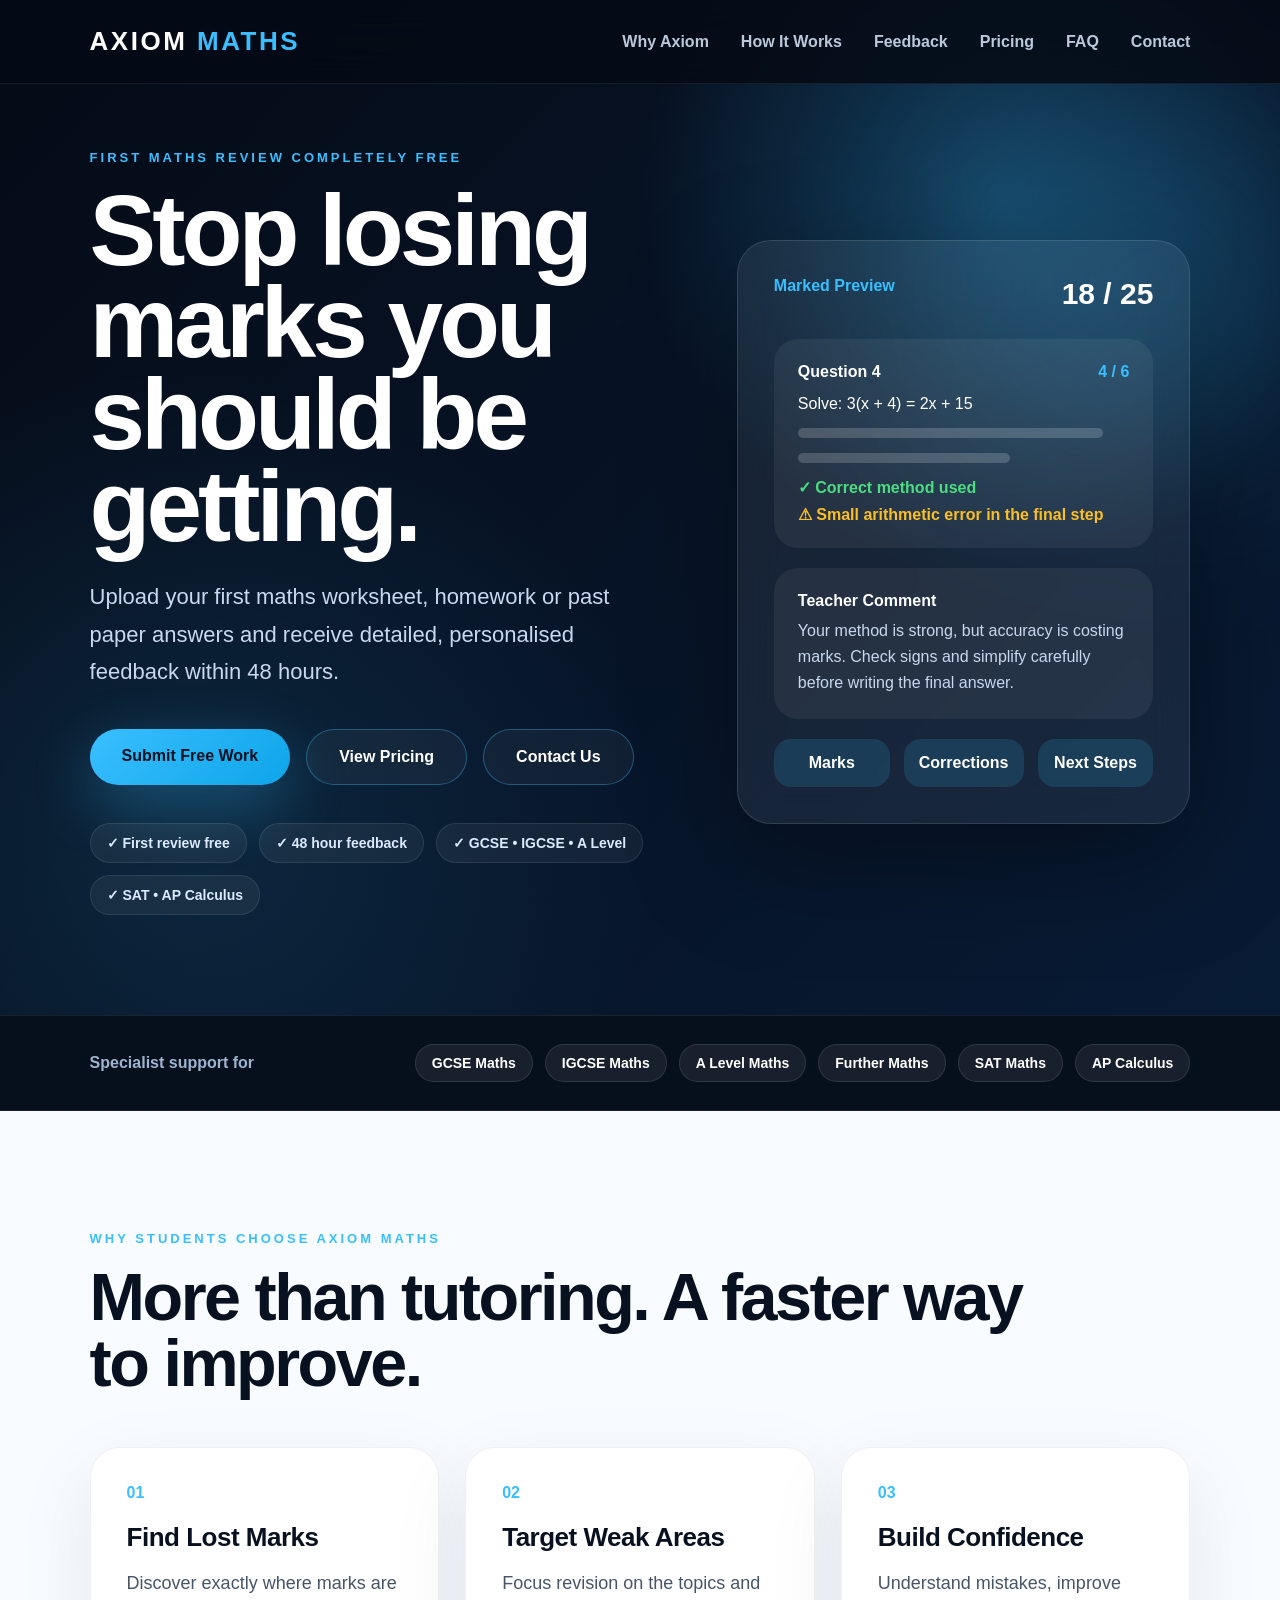
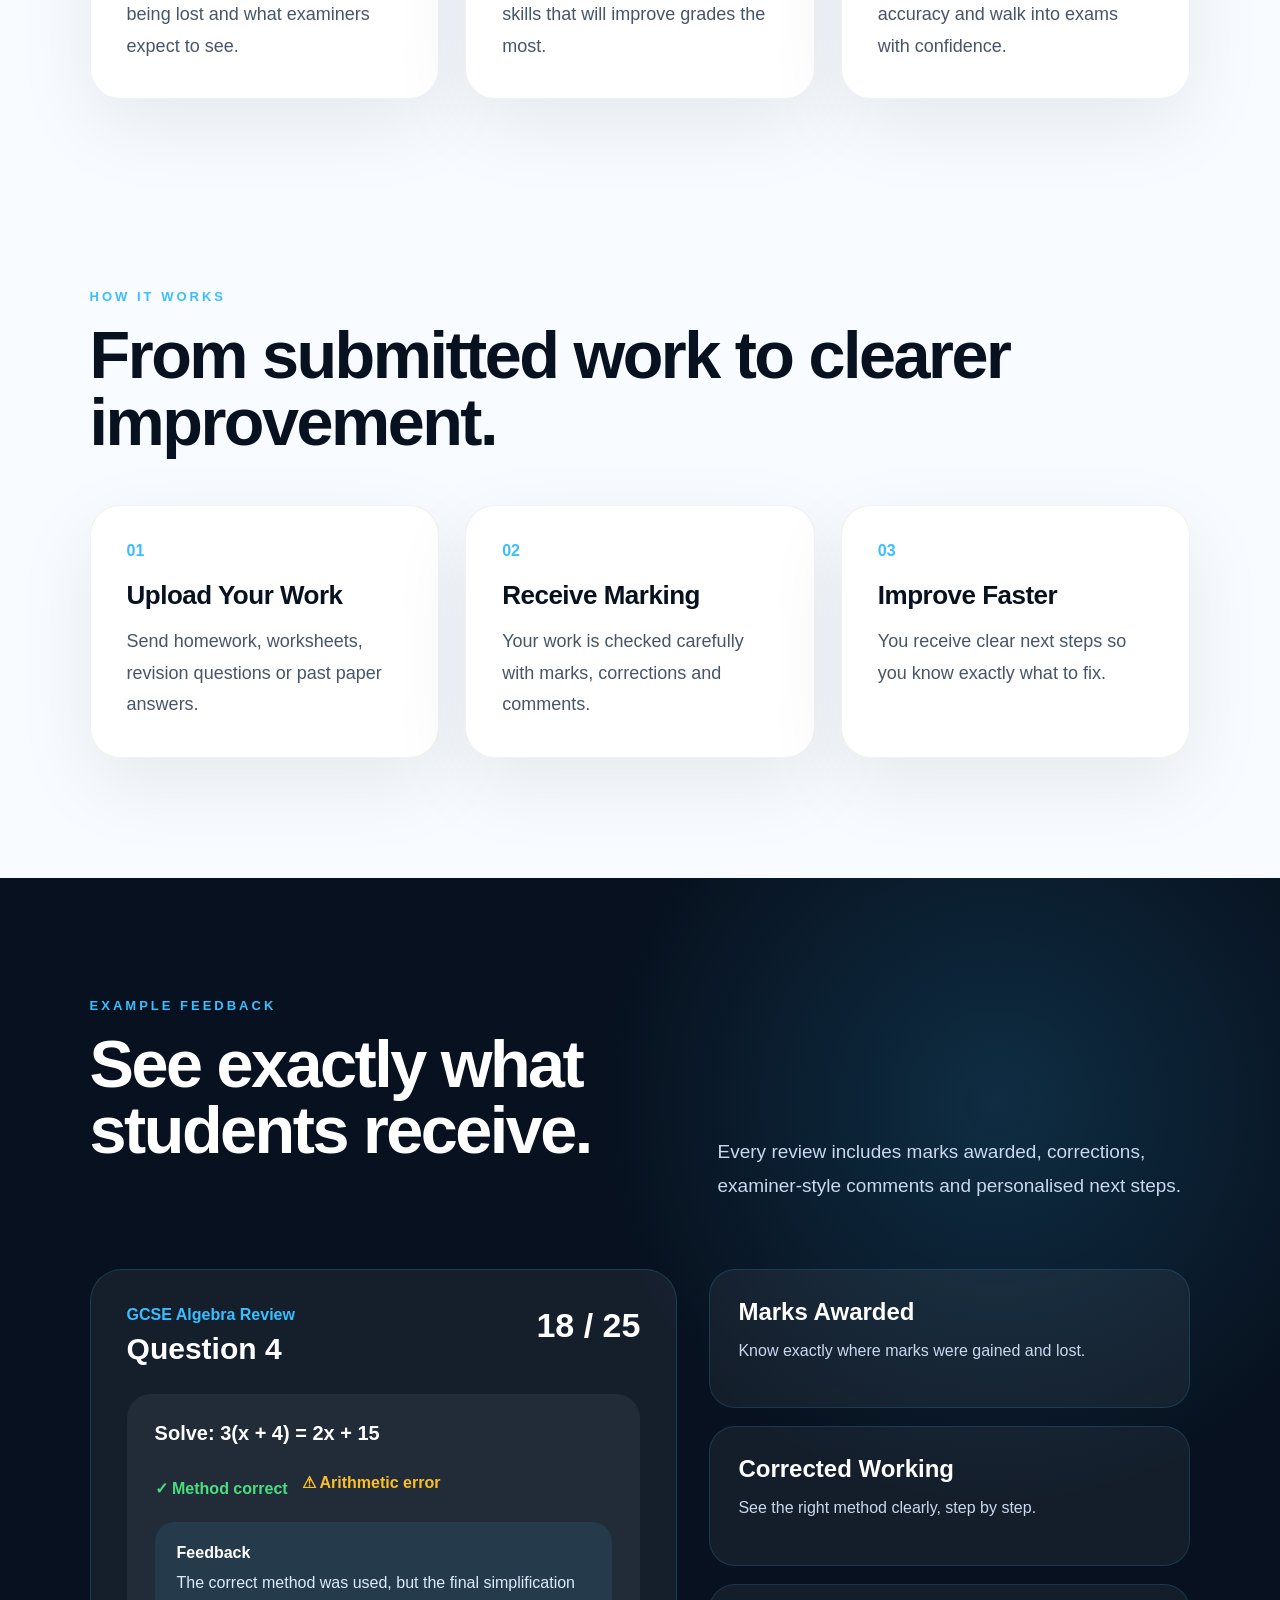
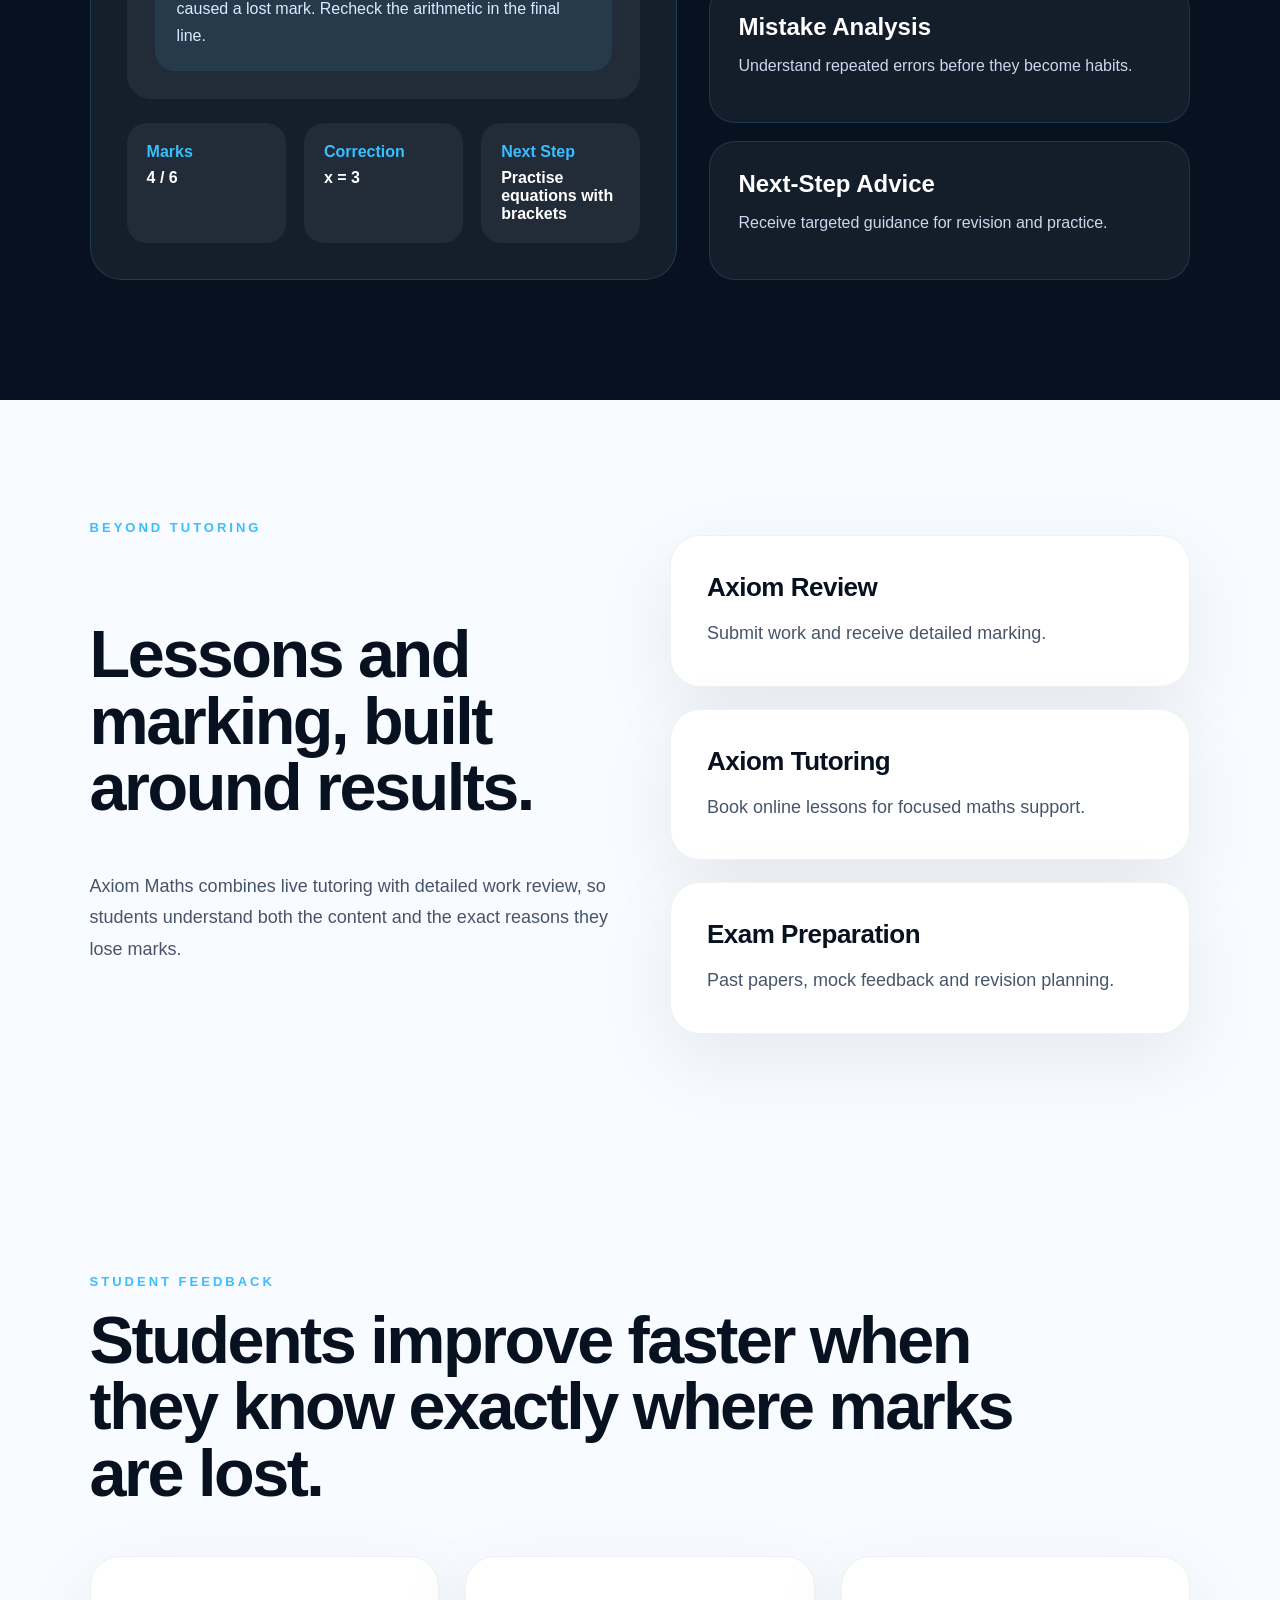
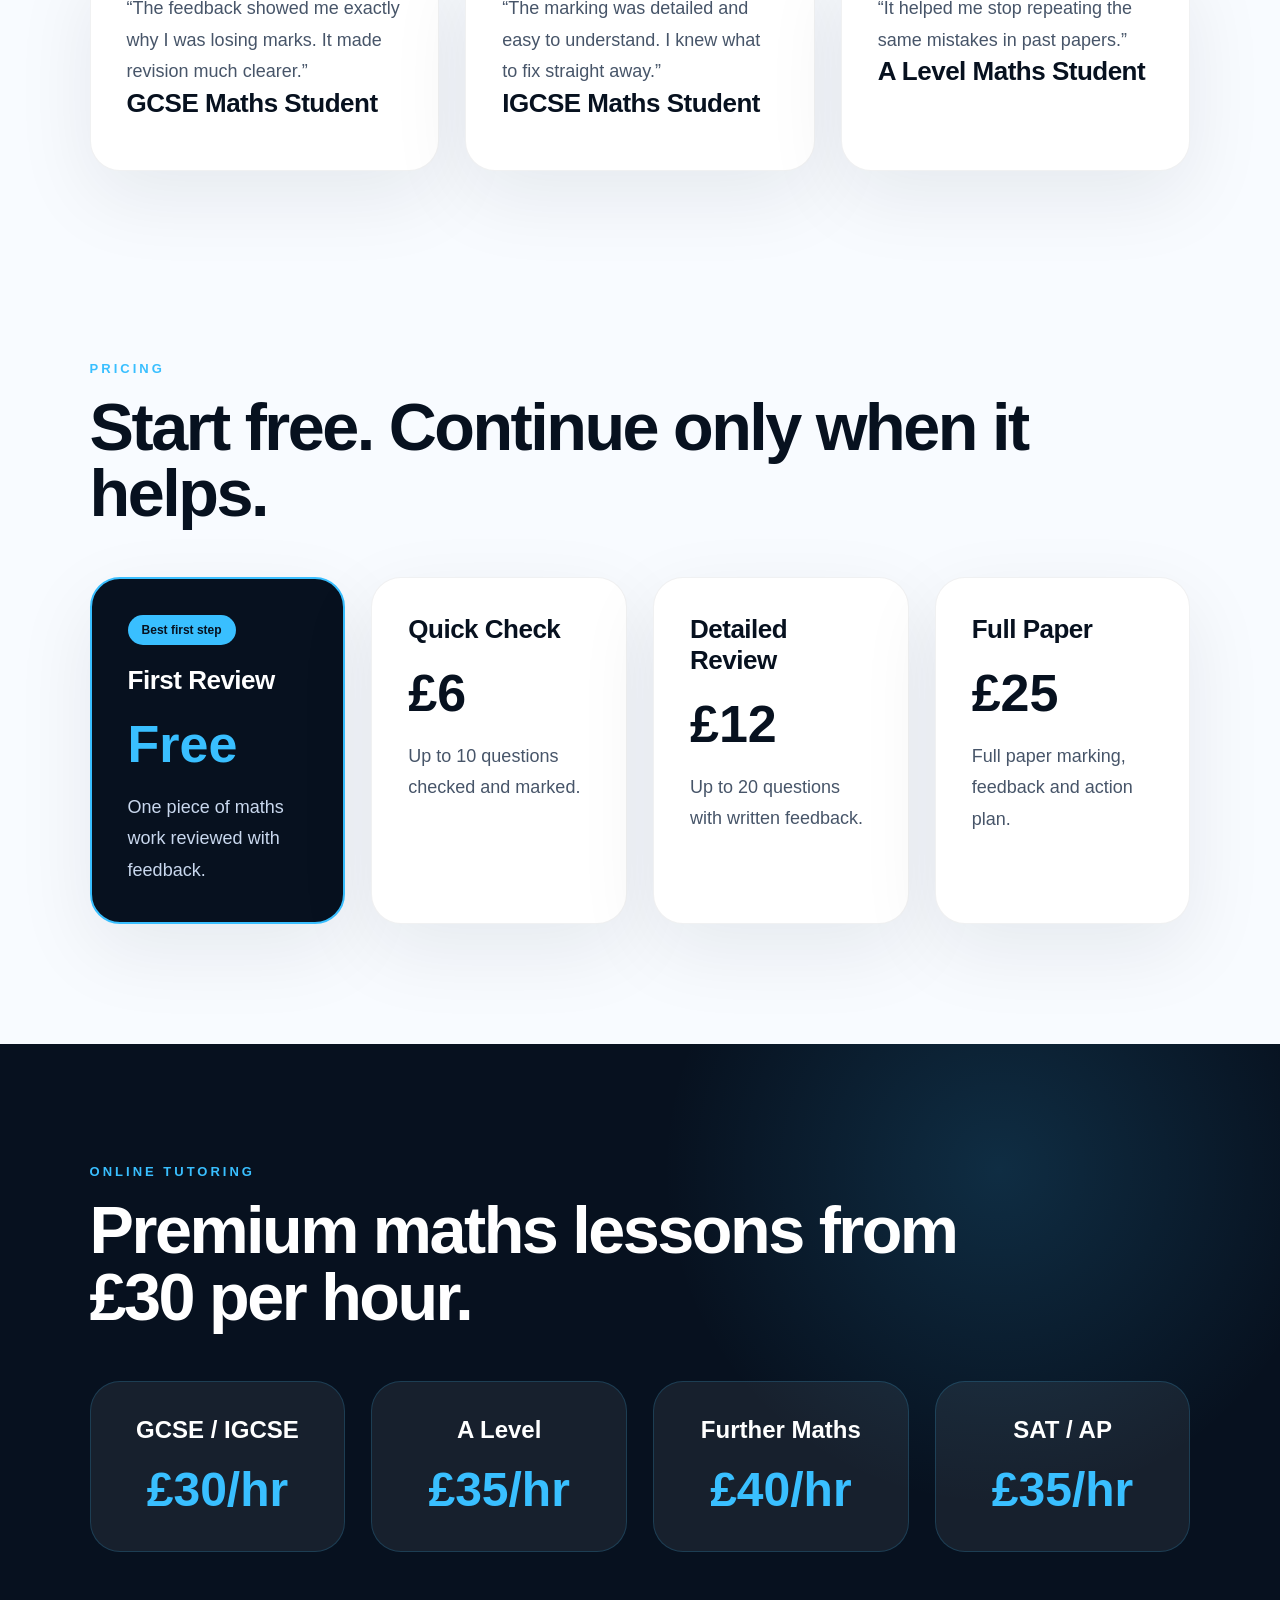
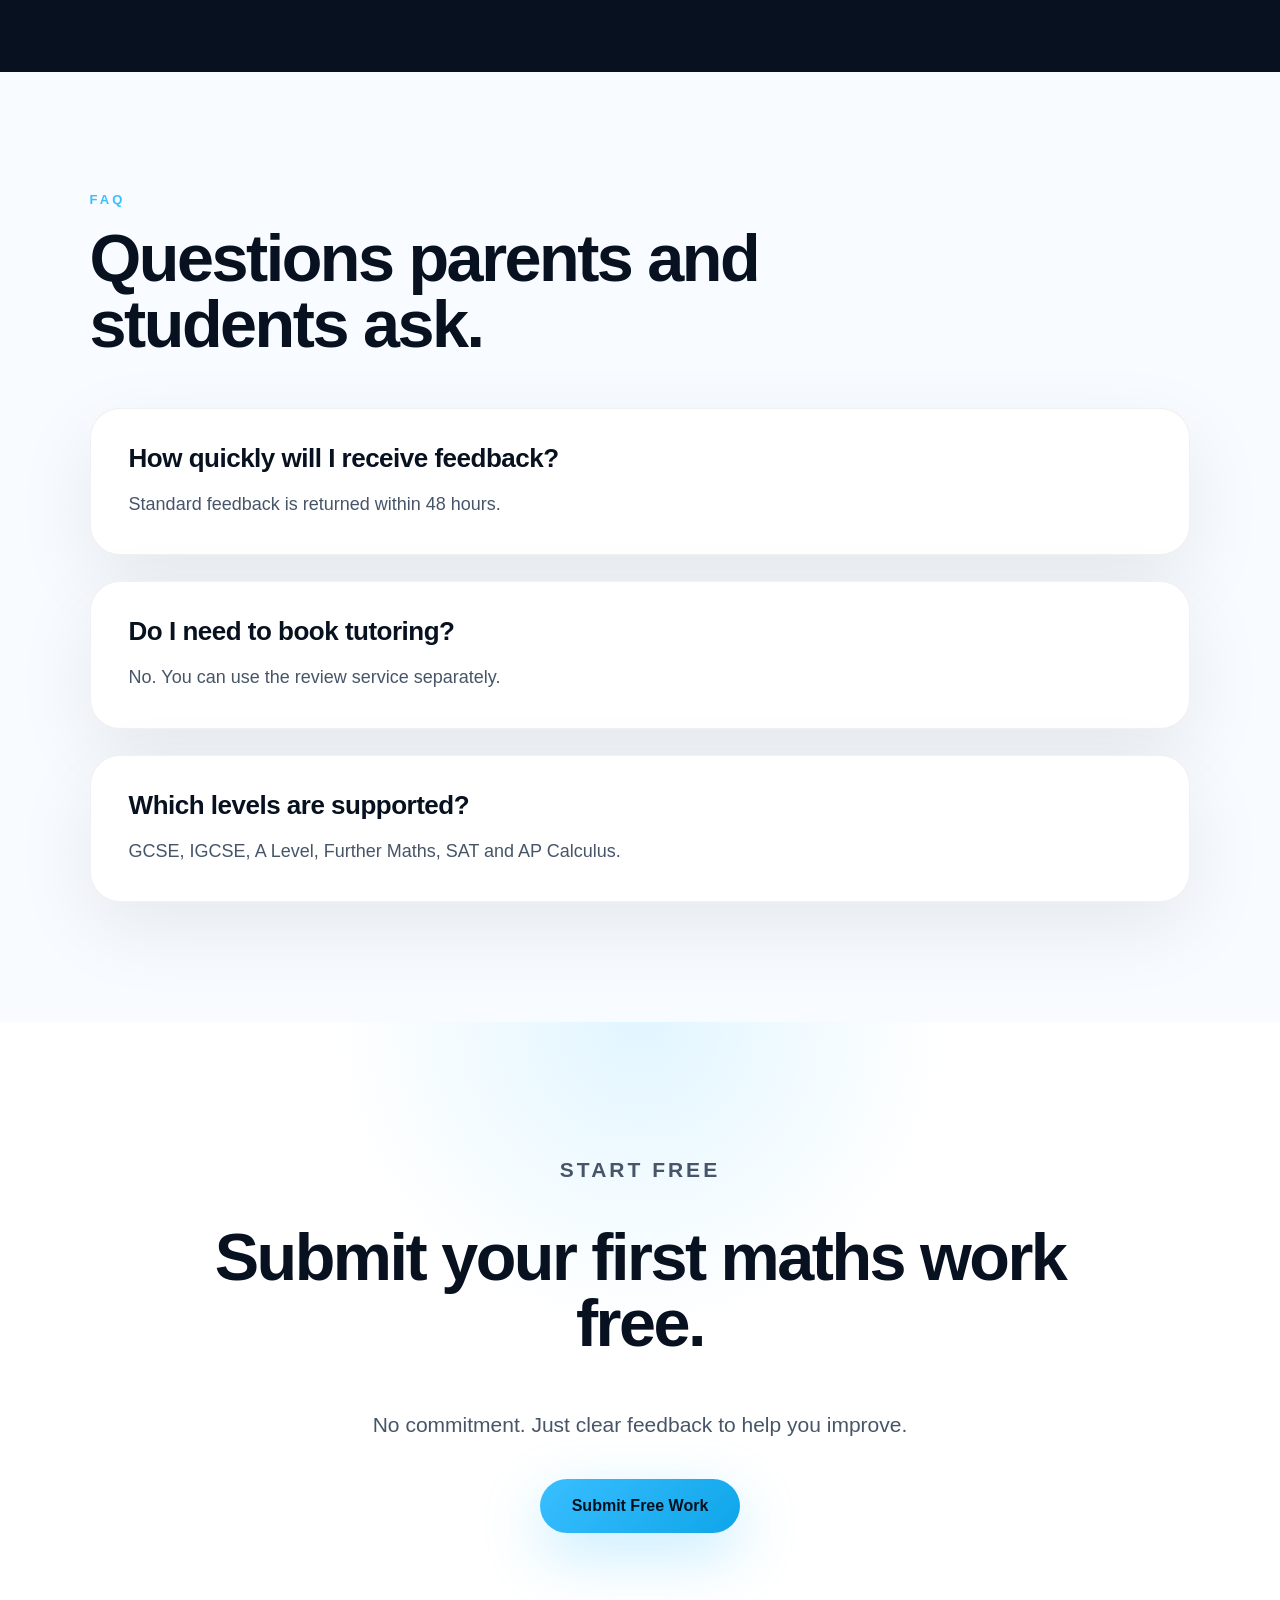
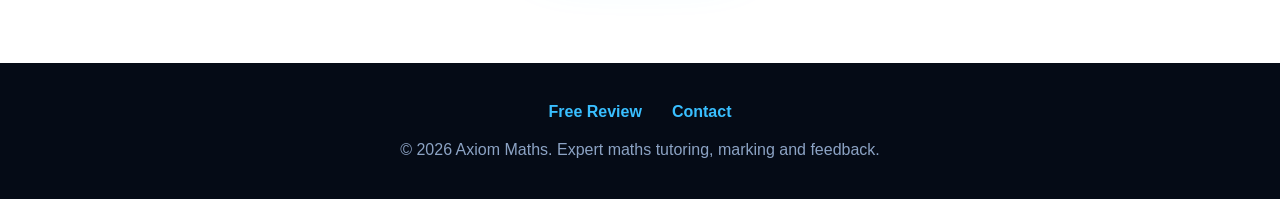
<file: index.html>
<!DOCTYPE html>
<html lang="en">
  <!-- Google tag (gtag.js) -->
<script async src="https://www.googletagmanager.com/gtag/js?id=G-MG64PN68J0"></script>
<script>
  window.dataLayer = window.dataLayer || [];
  function gtag(){dataLayer.push(arguments);}
  gtag('js', new Date());

  gtag('config', 'G-MG64PN68J0');
</script>
<head>
  <meta charset="UTF-8" />
  <meta name="viewport" content="width=device-width, initial-scale=1.0" />
  <title>Axiom Maths | Free Maths Review & Online Tutoring</title>
  <link rel="stylesheet" href="style.css" />
</head>

<body>

  <nav class="navbar">
    <a href="index.html" class="logo">AXIOM <span>MATHS</span></a>

    <div class="nav-links">
      <a href="#why">Why Axiom</a>
      <a href="#how">How It Works</a>
      <a href="#feedback">Feedback</a>
      <a href="#pricing">Pricing</a>
      <a href="#faq">FAQ</a>
      <a href="contact.html">Contact</a>
    </div>
  </nav>

  <header class="hero">
    <div class="hero-text-area">
      <p class="eyebrow">First maths review completely free</p>
      <h1>Stop losing marks you should be getting.</h1>

      <p class="hero-subtitle">
        Upload your first maths worksheet, homework or past paper answers and receive detailed,
        personalised feedback within 48 hours.
      </p>

      <div class="hero-buttons">
        <a href="submit.html" class="btn btn-primary">Submit Free Work</a>
        <a href="#pricing" class="btn btn-secondary">View Pricing</a>
        <a href="contact.html" class="btn btn-secondary">Contact Us</a>
      </div>

      <div class="hero-points">
        <span>✓ First review free</span>
        <span>✓ 48 hour feedback</span>
        <span>✓ GCSE • IGCSE • A Level</span>
        <span>✓ SAT • AP Calculus</span>
      </div>
    </div>

    <div class="hero-preview">
      <div class="preview-header">
        <span>Marked Preview</span>
        <strong>18 / 25</strong>
      </div>

      <div class="preview-question">
        <div class="question-top">
          <span>Question 4</span>
          <span class="score">4 / 6</span>
        </div>

        <p>Solve: 3(x + 4) = 2x + 15</p>

        <div class="working-line wide"></div>
        <div class="working-line medium"></div>

        <p class="success">✓ Correct method used</p>
        <p class="warning">⚠ Small arithmetic error in the final step</p>
      </div>

      <div class="preview-comment">
        <h4>Teacher Comment</h4>
        <p>
          Your method is strong, but accuracy is costing marks. Check signs and simplify carefully
          before writing the final answer.
        </p>
      </div>

      <div class="preview-tags">
        <span>Marks</span>
        <span>Corrections</span>
        <span>Next Steps</span>
      </div>
    </div>
  </header>

  <section class="trust-strip">
    <div><strong>Specialist support for</strong></div>

    <div class="trust-badges">
      <span>GCSE Maths</span>
      <span>IGCSE Maths</span>
      <span>A Level Maths</span>
      <span>Further Maths</span>
      <span>SAT Maths</span>
      <span>AP Calculus</span>
    </div>
  </section>

  <section id="why" class="section light-section">
    <p class="section-label">Why students choose Axiom Maths</p>
    <h2>More than tutoring. A faster way to improve.</h2>

    <div class="three-grid">
      <div class="card">
        <span class="card-number">01</span>
        <h3>Find Lost Marks</h3>
        <p>Discover exactly where marks are being lost and what examiners expect to see.</p>
      </div>

      <div class="card">
        <span class="card-number">02</span>
        <h3>Target Weak Areas</h3>
        <p>Focus revision on the topics and skills that will improve grades the most.</p>
      </div>

      <div class="card">
        <span class="card-number">03</span>
        <h3>Build Confidence</h3>
        <p>Understand mistakes, improve accuracy and walk into exams with confidence.</p>
      </div>
    </div>
  </section>

  <section id="how" class="section light-section compact-top">
    <p class="section-label">How it works</p>
    <h2>From submitted work to clearer improvement.</h2>

    <div class="three-grid">
      <div class="card">
        <span class="card-number">01</span>
        <h3>Upload Your Work</h3>
        <p>Send homework, worksheets, revision questions or past paper answers.</p>
      </div>

      <div class="card">
        <span class="card-number">02</span>
        <h3>Receive Marking</h3>
        <p>Your work is checked carefully with marks, corrections and comments.</p>
      </div>

      <div class="card">
        <span class="card-number">03</span>
        <h3>Improve Faster</h3>
        <p>You receive clear next steps so you know exactly what to fix.</p>
      </div>
    </div>
  </section>

  <section id="feedback" class="section dark-section">
    <p class="section-label">Example feedback</p>

    <div class="section-split-heading">
      <h2>See exactly what students receive.</h2>
      <p>
        Every review includes marks awarded, corrections, examiner-style comments and personalised
        next steps.
      </p>
    </div>

    <div class="feedback-showcase">
      <div class="report-card">
        <div class="report-header">
          <div>
            <p>GCSE Algebra Review</p>
            <h3>Question 4</h3>
          </div>
          <strong>18 / 25</strong>
        </div>

        <div class="report-question">
          <p class="question-title">Solve: 3(x + 4) = 2x + 15</p>

          <div class="method-row">
            <span class="success">✓ Method correct</span>
            <span class="warning">⚠ Arithmetic error</span>
          </div>

          <div class="feedback-note">
            <h4>Feedback</h4>
            <p>
              The correct method was used, but the final simplification caused a lost mark.
              Recheck the arithmetic in the final line.
            </p>
          </div>
        </div>

        <div class="report-grid">
          <div><span>Marks</span><strong>4 / 6</strong></div>
          <div><span>Correction</span><strong>x = 3</strong></div>
          <div><span>Next Step</span><strong>Practise equations with brackets</strong></div>
        </div>
      </div>

      <div class="feedback-benefits">
        <div><h3>Marks Awarded</h3><p>Know exactly where marks were gained and lost.</p></div>
        <div><h3>Corrected Working</h3><p>See the right method clearly, step by step.</p></div>
        <div><h3>Mistake Analysis</h3><p>Understand repeated errors before they become habits.</p></div>
        <div><h3>Next-Step Advice</h3><p>Receive targeted guidance for revision and practice.</p></div>
      </div>
    </div>
  </section>

  <section class="section light-section">
    <p class="section-label">Beyond tutoring</p>

    <div class="split-layout">
      <div>
        <h2>Lessons and marking, built around results.</h2>
        <p class="large-text">
          Axiom Maths combines live tutoring with detailed work review, so students understand both
          the content and the exact reasons they lose marks.
        </p>
      </div>

      <div class="service-stack">
        <div><h3>Axiom Review</h3><p>Submit work and receive detailed marking.</p></div>
        <div><h3>Axiom Tutoring</h3><p>Book online lessons for focused maths support.</p></div>
        <div><h3>Exam Preparation</h3><p>Past papers, mock feedback and revision planning.</p></div>
      </div>
    </div>
  </section>
<section class="section light-section">
  <p class="section-label">Student feedback</p>
  <h2>Students improve faster when they know exactly where marks are lost.</h2>

  <div class="three-grid">
    <div class="card">
      <p>
        “The feedback showed me exactly why I was losing marks. It made revision much clearer.”
      </p>
      <h3>GCSE Maths Student</h3>
    </div>

    <div class="card">
      <p>
        “The marking was detailed and easy to understand. I knew what to fix straight away.”
      </p>
      <h3>IGCSE Maths Student</h3>
    </div>

    <div class="card">
      <p>
        “It helped me stop repeating the same mistakes in past papers.”
      </p>
      <h3>A Level Maths Student</h3>
    </div>
  </div>
</section>
  <section id="pricing" class="section light-section compact-top">
    <p class="section-label">Pricing</p>
    <h2>Start free. Continue only when it helps.</h2>

    <div class="pricing-grid">
      <div class="price-card featured-price">
        <span class="pill">Best first step</span>
        <h3>First Review</h3>
        <strong>Free</strong>
        <p>One piece of maths work reviewed with feedback.</p>
      </div>

      <div class="price-card"><h3>Quick Check</h3><strong>£6</strong><p>Up to 10 questions checked and marked.</p></div>
      <div class="price-card"><h3>Detailed Review</h3><strong>£12</strong><p>Up to 20 questions with written feedback.</p></div>
      <div class="price-card"><h3>Full Paper</h3><strong>£25</strong><p>Full paper marking, feedback and action plan.</p></div>
    </div>
  </section>

  <section class="section dark-section">
    <p class="section-label">Online tutoring</p>
    <h2>Premium maths lessons from £30 per hour.</h2>

    <div class="pricing-grid">
      <div class="dark-price"><h3>GCSE / IGCSE</h3><strong>£30/hr</strong></div>
      <div class="dark-price"><h3>A Level</h3><strong>£35/hr</strong></div>
      <div class="dark-price"><h3>Further Maths</h3><strong>£40/hr</strong></div>
      <div class="dark-price"><h3>SAT / AP</h3><strong>£35/hr</strong></div>
    </div>
  </section>

  <section id="faq" class="section light-section">
    <p class="section-label">FAQ</p>
    <h2>Questions parents and students ask.</h2>

    <div class="faq-grid">
      <div class="faq-card"><h3>How quickly will I receive feedback?</h3><p>Standard feedback is returned within 48 hours.</p></div>
      <div class="faq-card"><h3>Do I need to book tutoring?</h3><p>No. You can use the review service separately.</p></div>
      <div class="faq-card"><h3>Which levels are supported?</h3><p>GCSE, IGCSE, A Level, Further Maths, SAT and AP Calculus.</p></div>
    </div>
  </section>

  <section id="start" class="cta-section">
    <p class="section-label">Start free</p>
    <h2>Submit your first maths work free.</h2>
    <p>No commitment. Just clear feedback to help you improve.</p>
    <a href="submit.html" class="btn btn-primary">Submit Free Work</a>
  </section>

  <footer>
    <div class="footer-links">
      <a href="submit.html">Free Review</a>
      <a href="contact.html">Contact</a>
    </div>

    <p>© 2026 Axiom Maths. Expert maths tutoring, marking and feedback.</p>
  </footer>

</body>
</html>
</file>
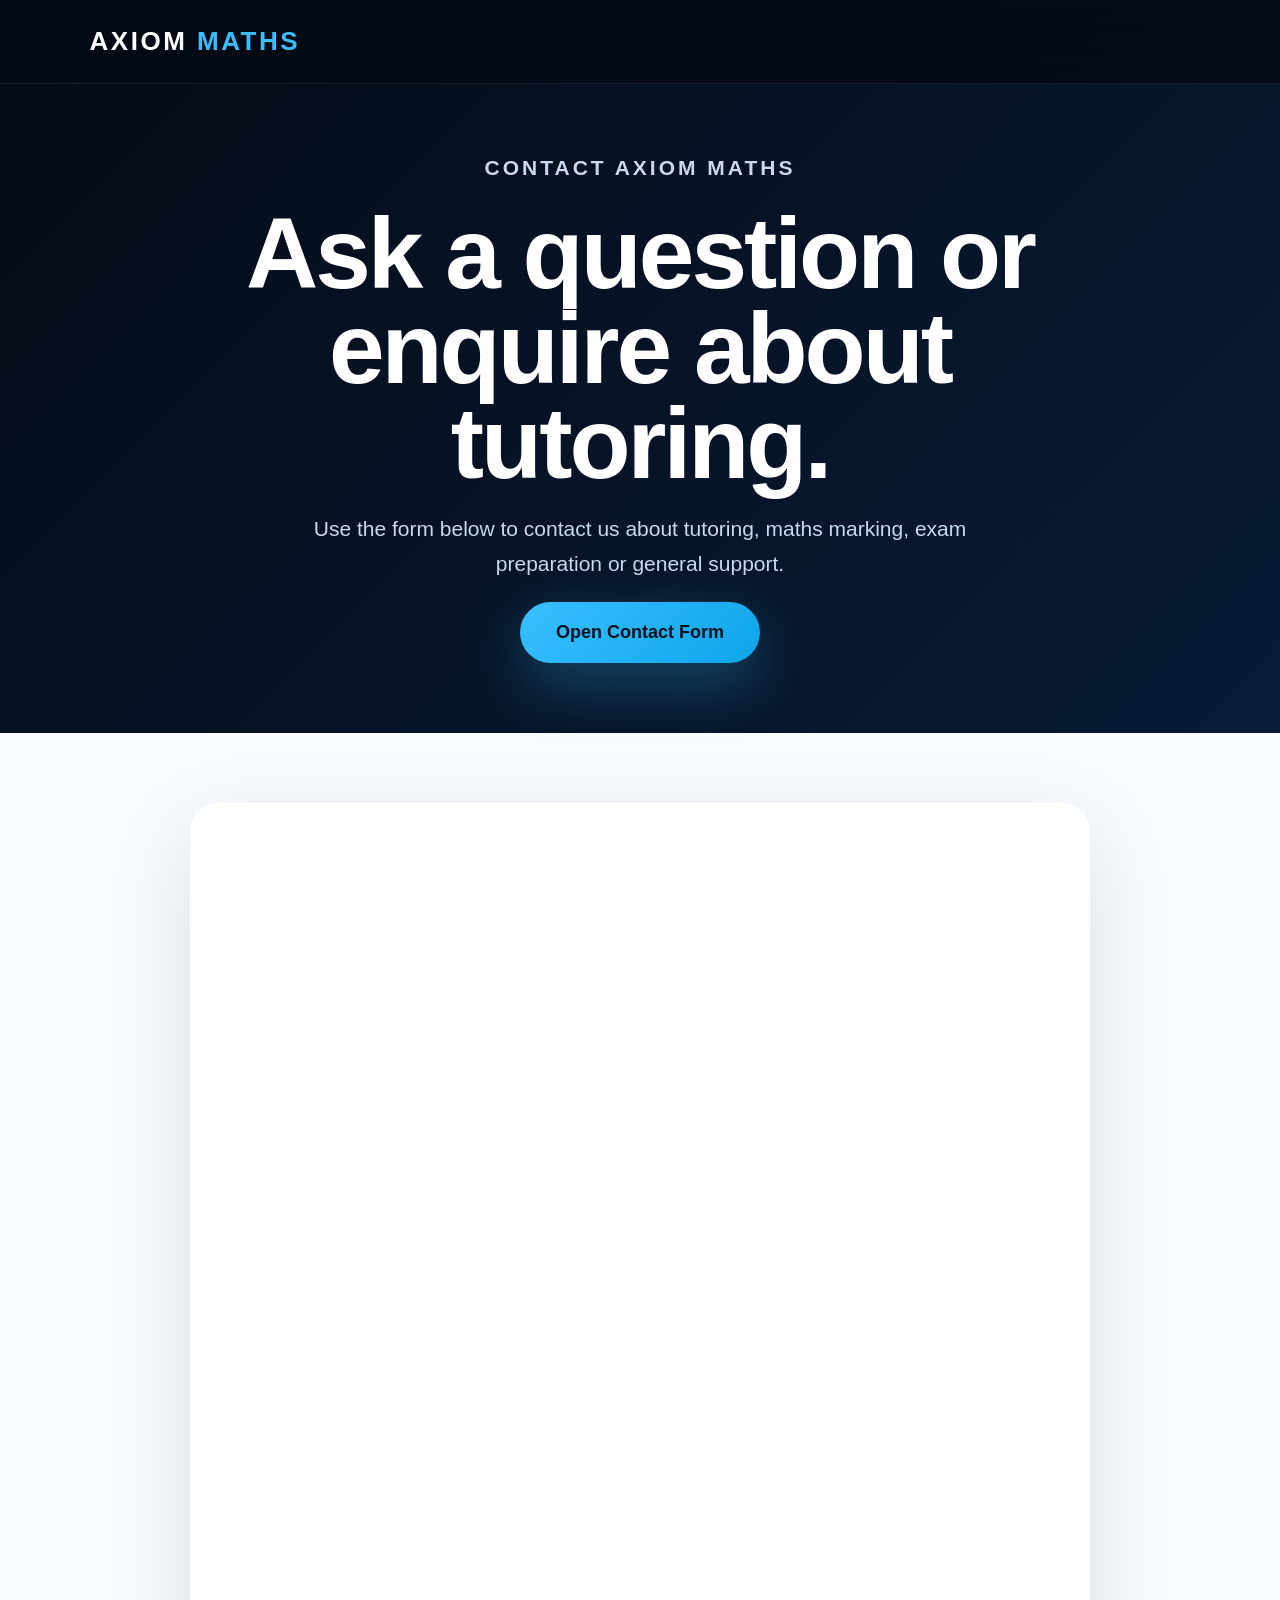
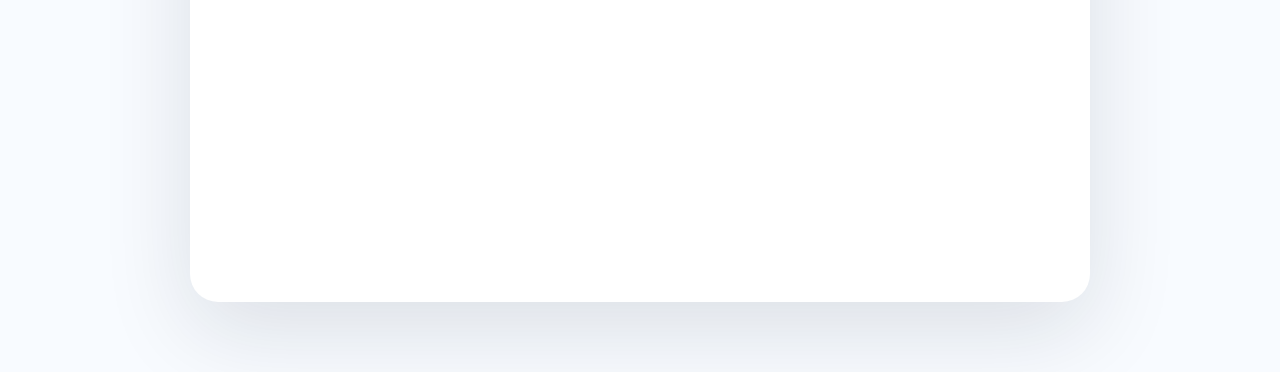
<file: contact.html>
<!DOCTYPE html>
<html lang="en">
<head>
  <meta charset="UTF-8" />
  <meta name="viewport" content="width=device-width, initial-scale=1.0" />
  <title>Contact Axiom Maths</title>
  <link rel="stylesheet" href="style.css" />
</head>

<body>

<nav class="navbar">
  <a href="index.html" class="logo">AXIOM <span>MATHS</span></a>
</nav>

<section class="submit-hero">
  <p class="eyebrow">Contact Axiom Maths</p>
  <h1>Ask a question or enquire about tutoring.</h1>
  <p class="submit-intro">
    Use the form below to contact us about tutoring, maths marking, exam preparation or general support.
  </p>

  <a
    href="https://docs.google.com/forms/d/e/1FAIpQLSeVGpcRVQ1yxuN3fs5Za45MGGGpZcrtoWJLaTc5iIk9HlgGTw/viewform"
    class="btn btn-primary submit-button"
    target="_blank"
  >
    Open Contact Form
  </a>
</section>

<section class="form-section">
  <div class="form-wrapper">
    <iframe src="https://docs.google.com/forms/d/e/1FAIpQLSeVGpcRVQ1yxuN3fs5Za45MGGGpZcrtoWJLaTc5iIk9HlgGTw/viewform?embedded=true" width="100%" height="1055" frameborder="0" marginheight="0" marginwidth="0">Loading…</iframe>
  </div>
</section>

</body>
</html>
</file>
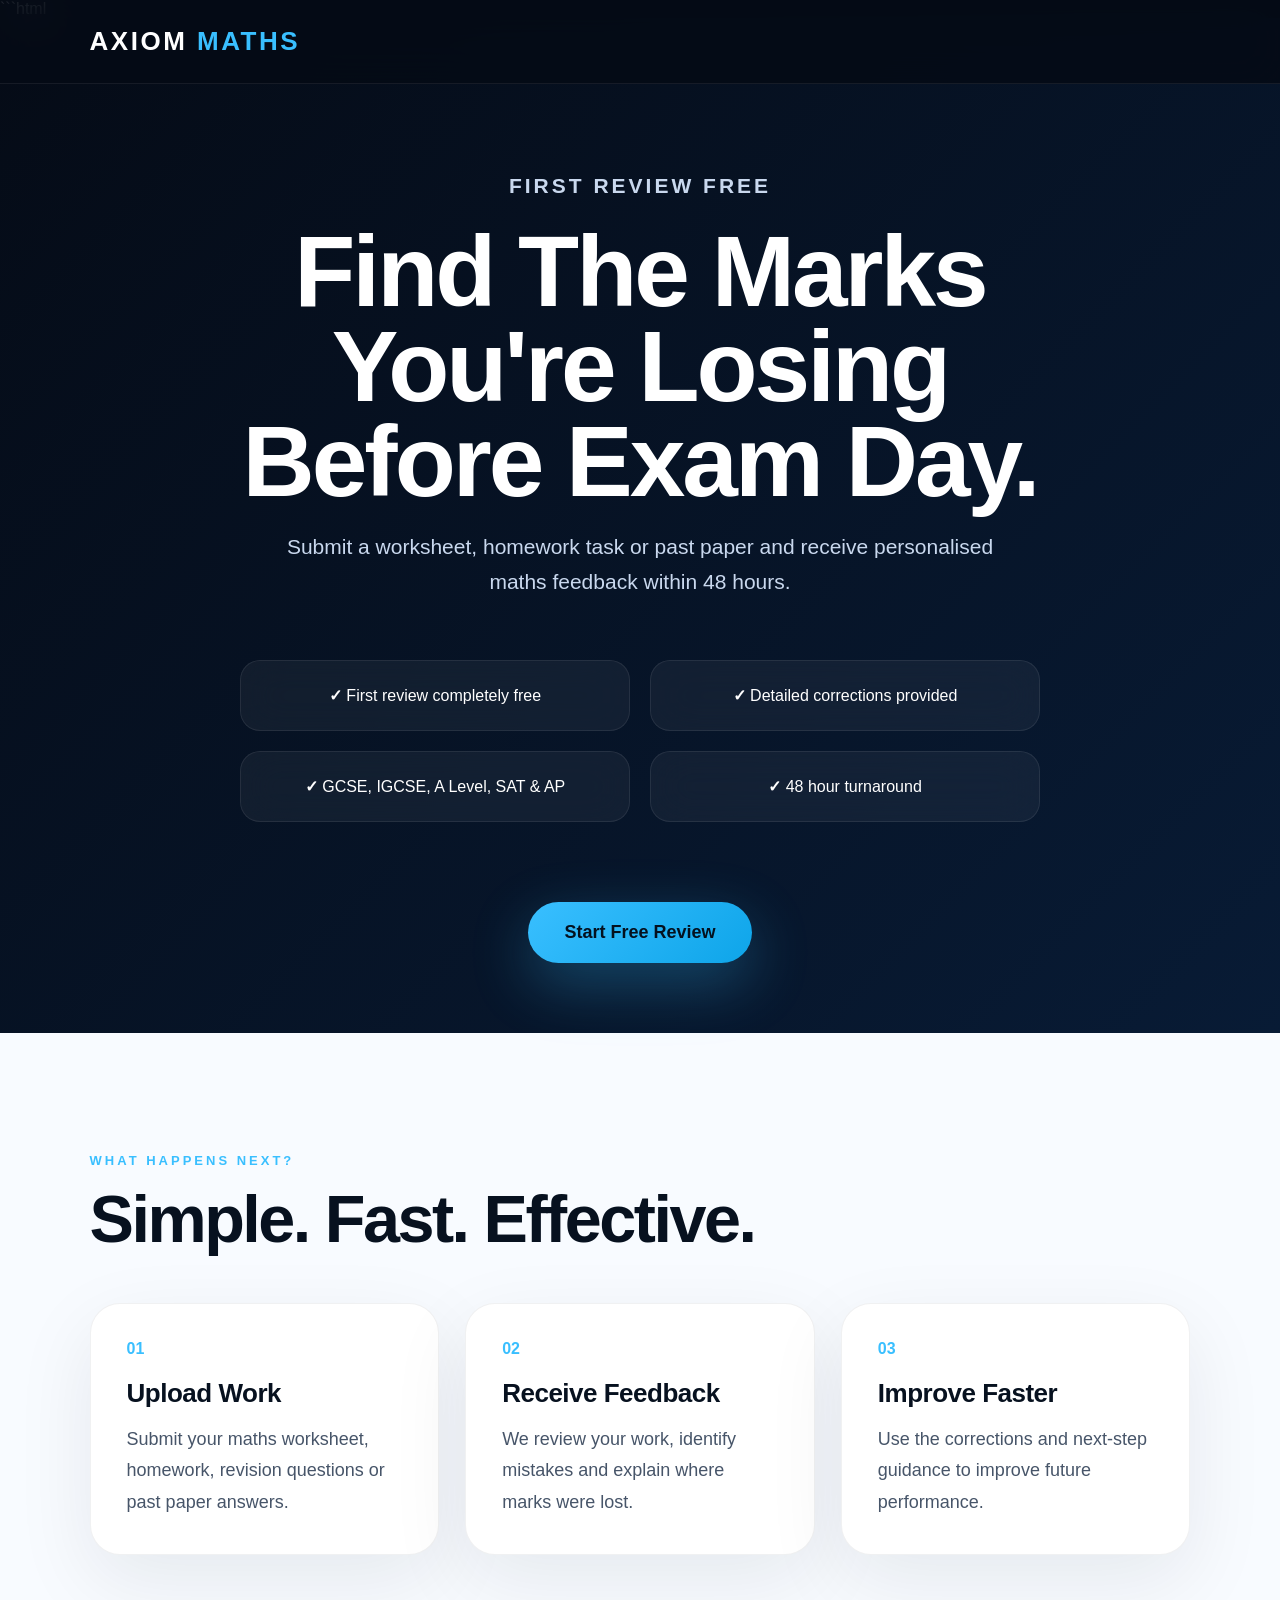
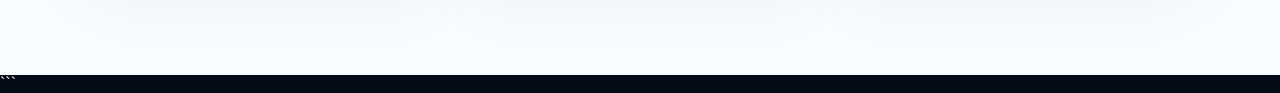
<file: submit.html>
```html
<!DOCTYPE html>
<html lang="en">
<head>
<meta charset="UTF-8">
<meta name="viewport" content="width=device-width, initial-scale=1.0">
<title>Free Maths Review | Axiom Maths</title>
<link rel="stylesheet" href="style.css">
</head>

<body>

<nav class="navbar">
  <a href="index.html" class="logo">AXIOM <span>MATHS</span></a>
</nav>

<section class="submit-hero">

  <p class="eyebrow">FIRST REVIEW FREE</p>

  <h1>Find The Marks You're Losing Before Exam Day.</h1>

  <p class="submit-intro">
    Submit a worksheet, homework task or past paper and receive
    personalised maths feedback within 48 hours.
  </p>

  <div class="submit-benefits">

    <div>
      <strong>✓</strong>
      <span>First review completely free</span>
    </div>

    <div>
      <strong>✓</strong>
      <span>Detailed corrections provided</span>
    </div>

    <div>
      <strong>✓</strong>
      <span>GCSE, IGCSE, A Level, SAT & AP</span>
    </div>

    <div>
      <strong>✓</strong>
      <span>48 hour turnaround</span>
    </div>

  </div>

  <a
    href="https://docs.google.com/forms/d/e/1FAIpQLSdeUuZrLkgdRHQtIcSh4kIxyG5MgbReS388Wrl5dhJJ2nsGQA/viewform"
    class="btn btn-primary submit-button"
    target="_blank"
  >
    Start Free Review
  </a>

</section>

<section class="light-section section">

  <p class="section-label">What happens next?</p>

  <h2>Simple. Fast. Effective.</h2>

  <div class="three-grid">

    <div class="card">
      <span class="card-number">01</span>
      <h3>Upload Work</h3>
      <p>
        Submit your maths worksheet, homework, revision questions
        or past paper answers.
      </p>
    </div>

    <div class="card">
      <span class="card-number">02</span>
      <h3>Receive Feedback</h3>
      <p>
        We review your work, identify mistakes and explain
        where marks were lost.
      </p>
    </div>

    <div class="card">
      <span class="card-number">03</span>
      <h3>Improve Faster</h3>
      <p>
        Use the corrections and next-step guidance to improve
        future performance.
      </p>
    </div>

  </div>

</section>

</body>
</html>
```
</file>
<file: style.css>
* {
  margin: 0;
  padding: 0;
  box-sizing: border-box;
  scroll-behavior: smooth;
}

body {
  font-family: Inter, Arial, sans-serif;
  background: #050b16;
  color: #ffffff;
  overflow-x: hidden;
}

.navbar {
  position: fixed;
  top: 0;
  width: 100%;
  z-index: 1000;
  padding: 26px 7%;
  display: flex;
  justify-content: space-between;
  align-items: center;
  background: rgba(5, 11, 22, 0.86);
  backdrop-filter: blur(20px);
  border-bottom: 1px solid rgba(255, 255, 255, 0.07);
}

.logo {
  color: white;
  text-decoration: none;
  font-size: 26px;
  font-weight: 900;
  letter-spacing: 2.5px;
}

.logo span {
  color: #39bfff;
}

.nav-links {
  display: flex;
  gap: 32px;
}

.nav-links a {
  color: #dbeafe;
  text-decoration: none;
  font-weight: 800;
  opacity: 0.85;
  transition: 0.25s;
}

.nav-links a:hover {
  color: #39bfff;
  opacity: 1;
}

.hero {
  min-height: 100vh;
  padding: 150px 7% 100px;
  display: grid;
  grid-template-columns: 1.12fr 0.88fr;
  gap: 70px;
  align-items: center;
  background:
    radial-gradient(circle at 78% 20%, rgba(57, 191, 255, 0.28), transparent 28%),
    radial-gradient(circle at 15% 82%, rgba(57, 191, 255, 0.12), transparent 34%),
    linear-gradient(135deg, #050b16 0%, #081b35 100%);
}

.eyebrow,
.section-label {
  color: #39bfff;
  text-transform: uppercase;
  letter-spacing: 3px;
  font-size: 13px;
  font-weight: 900;
}

.hero h1 {
  max-width: 850px;
  margin: 20px 0 26px;
  font-size: clamp(62px, 7.8vw, 108px);
  line-height: 0.92;
  letter-spacing: -4px;
}

.hero-subtitle {
  max-width: 720px;
  font-size: 22px;
  line-height: 1.7;
  color: #c9d8ee;
}

.hero-buttons {
  display: flex;
  gap: 16px;
  margin-top: 38px;
  flex-wrap: wrap;
}

.btn {
  display: inline-block;
  padding: 18px 32px;
  border-radius: 999px;
  text-decoration: none;
  font-weight: 900;
  transition: 0.25s;
}

.btn:hover {
  transform: translateY(-3px);
}

.btn-primary {
  background: linear-gradient(135deg, #39bfff, #0ea5e9);
  color: #04111f;
  box-shadow: 0 20px 60px rgba(57, 191, 255, 0.3);
}

.btn-secondary {
  background: rgba(255, 255, 255, 0.045);
  border: 1px solid rgba(57, 191, 255, 0.35);
  color: white;
}

.hero-points {
  margin-top: 38px;
  display: flex;
  flex-wrap: wrap;
  gap: 12px;
}

.hero-points span {
  padding: 11px 16px;
  border-radius: 999px;
  font-size: 14px;
  font-weight: 800;
  color: #dbeafe;
  background: rgba(255, 255, 255, 0.055);
  border: 1px solid rgba(255, 255, 255, 0.09);
}

.hero-preview {
  padding: 36px;
  border-radius: 34px;
  background: rgba(255, 255, 255, 0.065);
  border: 1px solid rgba(255, 255, 255, 0.12);
  backdrop-filter: blur(20px);
  box-shadow: 0 36px 110px rgba(0, 0, 0, 0.35);
}
.hero-preview {
  position: relative;
}

.hero-preview::before {
  content: "";
  position: absolute;
  width: 250px;
  height: 250px;
  background: #39bfff;
  filter: blur(120px);
  opacity: 0.25;
  top: -80px;
  right: -80px;
  z-index: -1;
}
.preview-header {
  display: flex;
  justify-content: space-between;
  margin-bottom: 28px;
  color: #39bfff;
  font-weight: 900;
}

.preview-header strong {
  color: white;
  font-size: 30px;
}

.preview-question,
.preview-comment {
  padding: 24px;
  border-radius: 24px;
  background: rgba(255, 255, 255, 0.06);
  margin-bottom: 20px;
}

.question-top {
  display: flex;
  justify-content: space-between;
  margin-bottom: 14px;
  font-weight: 900;
}

.score {
  color: #39bfff;
}

.working-line {
  height: 10px;
  border-radius: 999px;
  background: rgba(255, 255, 255, 0.18);
  margin: 15px 0;
}

.working-line.wide {
  width: 92%;
}

.working-line.medium {
  width: 64%;
}

.success {
  color: #4ade80;
  font-weight: 900;
  margin-top: 14px;
}

.warning {
  color: #fbbf24;
  font-weight: 900;
  margin-top: 8px;
}

.preview-comment h4 {
  margin-bottom: 8px;
}

.preview-comment p {
  color: #c9d8ee;
  line-height: 1.6;
}

.preview-tags {
  display: grid;
  grid-template-columns: repeat(3, 1fr);
  gap: 14px;
}

.preview-tags span {
  padding: 15px;
  text-align: center;
  border-radius: 17px;
  background: rgba(57, 191, 255, 0.15);
  font-weight: 900;
}

.trust-strip {
  padding: 28px 7%;
  background: #06101d;
  display: flex;
  justify-content: space-between;
  align-items: center;
  gap: 28px;
  border-top: 1px solid rgba(255, 255, 255, 0.07);
  border-bottom: 1px solid rgba(255, 255, 255, 0.07);
}

.trust-strip strong {
  color: #9fb4d0;
}

.trust-badges {
  display: flex;
  flex-wrap: wrap;
  gap: 12px;
}

.trust-badges span {
  padding: 10px 16px;
  border-radius: 999px;
  background: rgba(255, 255, 255, 0.07);
  border: 1px solid rgba(255, 255, 255, 0.1);
  font-weight: 800;
  font-size: 14px;
}

.section {
  padding: 120px 7%;
}

.compact-top {
  padding-top: 70px;
}

.light-section {
  background: #f8fbff;
  color: #07111f;
}

.dark-section {
  background:
    radial-gradient(circle at 78% 20%, rgba(57, 191, 255, 0.16), transparent 30%),
    #07111f;
  color: white;
}

.section h2,
.cta-section h2 {
  max-width: 940px;
  margin: 18px 0 50px;
  font-size: clamp(42px, 5.2vw, 74px);
  line-height: 1;
  letter-spacing: -2.5px;
}

.three-grid,
.pricing-grid,
.faq-grid {
  display: grid;
  grid-template-columns: repeat(3, 1fr);
  gap: 26px;
}

.card,
.price-card,
.faq-card,
.service-stack div {
  padding: 36px;
  border-radius: 30px;
  background: white;
  box-shadow: 0 26px 80px rgba(15, 23, 42, 0.08);
  border: 1px solid rgba(15, 23, 42, 0.06);
}
.card:hover, 
.price-card:hover {
  transform: translateY(-8px);
  box-shadow: 0 25px 50px rgba(0, 0, 0, 0.15);
  transition: all 0.3s ease;
}
.card-number {
  display: inline-block;
  color: #39bfff;
  font-weight: 900;
  margin-bottom: 20px;
}

.card h3,
.price-card h3,
.faq-card h3,
.service-stack h3 {
  margin-bottom: 15px;
  font-size: 26px;
  letter-spacing: -0.5px;
}

.card p,
.price-card p,
.faq-card p,
.large-text,
.service-stack p {
  color: #475569;
  line-height: 1.75;
  font-size: 18px;
}

.section-split-heading {
  display: grid;
  grid-template-columns: 1.1fr 0.9fr;
  gap: 50px;
  align-items: end;
  margin-bottom: 55px;
}

.section-split-heading p {
  color: #c9d8ee;
  font-size: 19px;
  line-height: 1.75;
  margin-bottom: 12px;
}

.feedback-showcase {
  display: grid;
  grid-template-columns: 1.1fr 0.9fr;
  gap: 32px;
  align-items: stretch;
}

.report-card {
  padding: 36px;
  border-radius: 32px;
  background: rgba(255, 255, 255, 0.06);
  border: 1px solid rgba(57, 191, 255, 0.18);
}

.report-header {
  display: flex;
  justify-content: space-between;
  gap: 20px;
  margin-bottom: 28px;
}

.report-header p {
  color: #39bfff;
  font-weight: 900;
  margin-bottom: 8px;
}

.report-header h3 {
  font-size: 30px;
}

.report-header strong {
  color: white;
  font-size: 34px;
}

.report-question {
  padding: 28px;
  border-radius: 24px;
  background: rgba(255, 255, 255, 0.055);
  margin-bottom: 24px;
}

.question-title {
  font-size: 20px;
  font-weight: 900;
  margin-bottom: 20px;
}

.method-row {
  display: flex;
  gap: 14px;
  flex-wrap: wrap;
}

.feedback-note {
  margin-top: 24px;
  padding: 22px;
  border-radius: 20px;
  background: rgba(57, 191, 255, 0.1);
}

.feedback-note h4 {
  margin-bottom: 8px;
}

.feedback-note p {
  color: #dbeafe;
  line-height: 1.65;
}

.report-grid {
  display: grid;
  grid-template-columns: repeat(3, 1fr);
  gap: 18px;
}

.report-grid div {
  padding: 20px;
  border-radius: 20px;
  background: rgba(255, 255, 255, 0.055);
}

.report-grid span {
  display: block;
  color: #39bfff;
  font-weight: 900;
  margin-bottom: 8px;
}

.report-grid strong {
  color: white;
}

.feedback-benefits {
  display: grid;
  gap: 18px;
}

.feedback-benefits div {
  padding: 28px;
  border-radius: 26px;
  background: rgba(255, 255, 255, 0.055);
  border: 1px solid rgba(57, 191, 255, 0.16);
}

.feedback-benefits h3 {
  font-size: 24px;
  margin-bottom: 12px;
}

.feedback-benefits p {
  color: #c9d8ee;
  line-height: 1.65;
}

.split-layout {
  display: grid;
  grid-template-columns: 1fr 1fr;
  gap: 60px;
  align-items: center;
}

.service-stack {
  display: grid;
  gap: 22px;
}

.pricing-grid {
  grid-template-columns: repeat(4, 1fr);
}

.price-card {
  min-height: 310px;
}

.price-card strong {
  display: block;
  font-size: 52px;
  margin: 18px 0;
  color: #07111f;
}

.featured-price {
  background: #07111f;
  color: white;
  border: 2px solid #39bfff;
}

.featured-price strong {
  color: #39bfff;
}

.featured-price p {
  color: #c9d8ee;
}

.pill {
  display: inline-block;
  margin-bottom: 20px;
  padding: 8px 14px;
  border-radius: 999px;
  background: #39bfff;
  color: #07111f;
  font-size: 12px;
  font-weight: 900;
}

.dark-price {
  padding: 34px;
  border-radius: 30px;
  text-align: center;
  background: rgba(255, 255, 255, 0.065);
  border: 1px solid rgba(57, 191, 255, 0.18);
}

.dark-price h3 {
  margin-bottom: 18px;
  font-size: 24px;
}

.dark-price strong {
  color: #39bfff;
  font-size: 48px;
}

.faq-grid {
  grid-template-columns: 1fr;
}

.faq-card {
  padding: 34px 38px;
}

.cta-section {
  padding: 130px 7%;
  text-align: center;
  background:
    radial-gradient(circle at 50% 0%, rgba(57, 191, 255, 0.15), transparent 34%),
    white;
  color: #07111f;
}

.cta-section h2,
.cta-section p {
  margin-left: auto;
  margin-right: auto;
}

.cta-section p {
  max-width: 700px;
  margin-bottom: 36px;
  color: #475569;
  font-size: 21px;
  line-height: 1.7;
}

footer {
  padding: 40px 7%;
  text-align: center;
  color: #8ca3c4;
  background: #050b16;
}

@media (max-width: 1100px) {
  .hero,
  .section-split-heading,
  .feedback-showcase,
  .split-layout,
  .pricing-grid {
    grid-template-columns: 1fr;
  }

  .hero {
    padding-top: 135px;
  }

  .hero h1 {
    font-size: 62px;
  }
}

@media (max-width: 800px) {
  .nav-links {
    display: none;
  }
@media (max-width: 800px) {
  .nav-links {
    display: none;
  }

  .navbar {
    justify-content: center;
    padding: 18px 5%;
  }

  .hero {
    grid-template-columns: 1fr;
    padding: 120px 6% 80px;
    text-align: center;
  }

  .hero-preview {
    margin-top: 40px;
  }

  .three-grid,
  .pricing-grid,
  .faq-grid,
  .preview-tags {
    grid-template-columns: 1fr;
  }

  .section h2,
  .cta-section h2 {
    font-size: 36px;
    margin: 14px 0 36px;
  }

  .hero h1 {
    font-size: 44px;
    letter-spacing: -1px;
  }

  .trust-strip {
    flex-direction: column;
    align-items: flex-start;
  }

  .hero-buttons {
    justify-content: center;
  }
}
  .navbar {
    padding: 22px 6%;
  }

  .hero,
  .section,
  .cta-section {
    padding-left: 6%;
    padding-right: 6%;
  }

  .three-grid,
  .report-grid,
  .pricing-grid,
  .faq-grid,
  .preview-tags {
    grid-template-columns: 1fr;
  }

  .hero h1 {
    font-size: 52px;
    letter-spacing: -2px;
  }

  .section h2,
  .cta-section h2 {
    font-size: 42px;
    letter-spacing: -1px;
  }

  .trust-strip {
    align-items: flex-start;
    flex-direction: column;
  }

  .paper-preview,
  .report-card {
    padding: 24px;
  }
}
```css
.submission-form{
display:flex;
flex-direction:column;
gap:12px;
}

.submission-form label{
font-weight:700;
margin-top:8px;
}

.submission-form input,
.submission-form select,
.submission-form textarea{
width:100%;
padding:14px;
border-radius:14px;
border:1px solid rgba(255,255,255,.1);
background:rgba(255,255,255,.05);
color:white;
font-size:16px;
}

.submission-form textarea{
resize:vertical;
}

.submission-form button{
margin-top:20px;
border:none;
cursor:pointer;
}
.submit-hero {
  padding: 150px 7% 70px;
  text-align: center;
  background: linear-gradient(135deg, #050b16, #081b35);
  color: white;
}

.submit-hero h1 {
  font-size: clamp(48px, 7vw, 86px);
  margin: 18px 0;
  letter-spacing: -3px;
}

.submit-hero p {
  max-width: 760px;
  margin: auto;
  color: #c9d8ee;
  font-size: 21px;
  line-height: 1.7;
}

.form-section {
  padding: 70px 7%;
  background: #f8fbff;
}

.form-wrapper {
  max-width: 900px;
  margin: auto;
  background: white;
  padding: 20px;
  border-radius: 28px;
  box-shadow: 0 28px 90px rgba(15, 23, 42, 0.12);
}
```css
.submit-hero{
min-height:100vh;
padding:170px 7% 120px;
text-align:center;
background:
radial-gradient(circle at 50% 0%, rgba(57,191,255,.20), transparent 40%),
linear-gradient(135deg,#050b16,#081b35);
color:white;
}

.submit-hero h1{
font-size:clamp(55px,8vw,100px);
line-height:.95;
letter-spacing:-3px;
max-width:900px;
margin:20px auto;
}

.submit-intro{
max-width:800px;
margin:auto;
font-size:22px;
line-height:1.8;
color:#c7d7ee;
}

.submit-benefits{
display:grid;
grid-template-columns:repeat(2,1fr);
gap:20px;
max-width:800px;
margin:60px auto;
}

.submit-benefits div{
background:rgba(255,255,255,.05);
border:1px solid rgba(255,255,255,.08);
padding:25px;
border-radius:20px;
backdrop-filter:blur(20px);
}

.submit-button{
margin-top:20px;
font-size:18px;
padding:20px 36px;
}

@media(max-width:1000px){

.submit-benefits{
grid-template-columns:1fr;
}

}
.footer-links {
  display: flex;
  justify-content: center;
  gap: 30px;
  margin-bottom: 20px;
}

.footer-links a {
  color: #39bfff;
  text-decoration: none;
  font-weight: 700;
}

.footer-links a:hover {
  opacity: 0.8;
}
</file>
